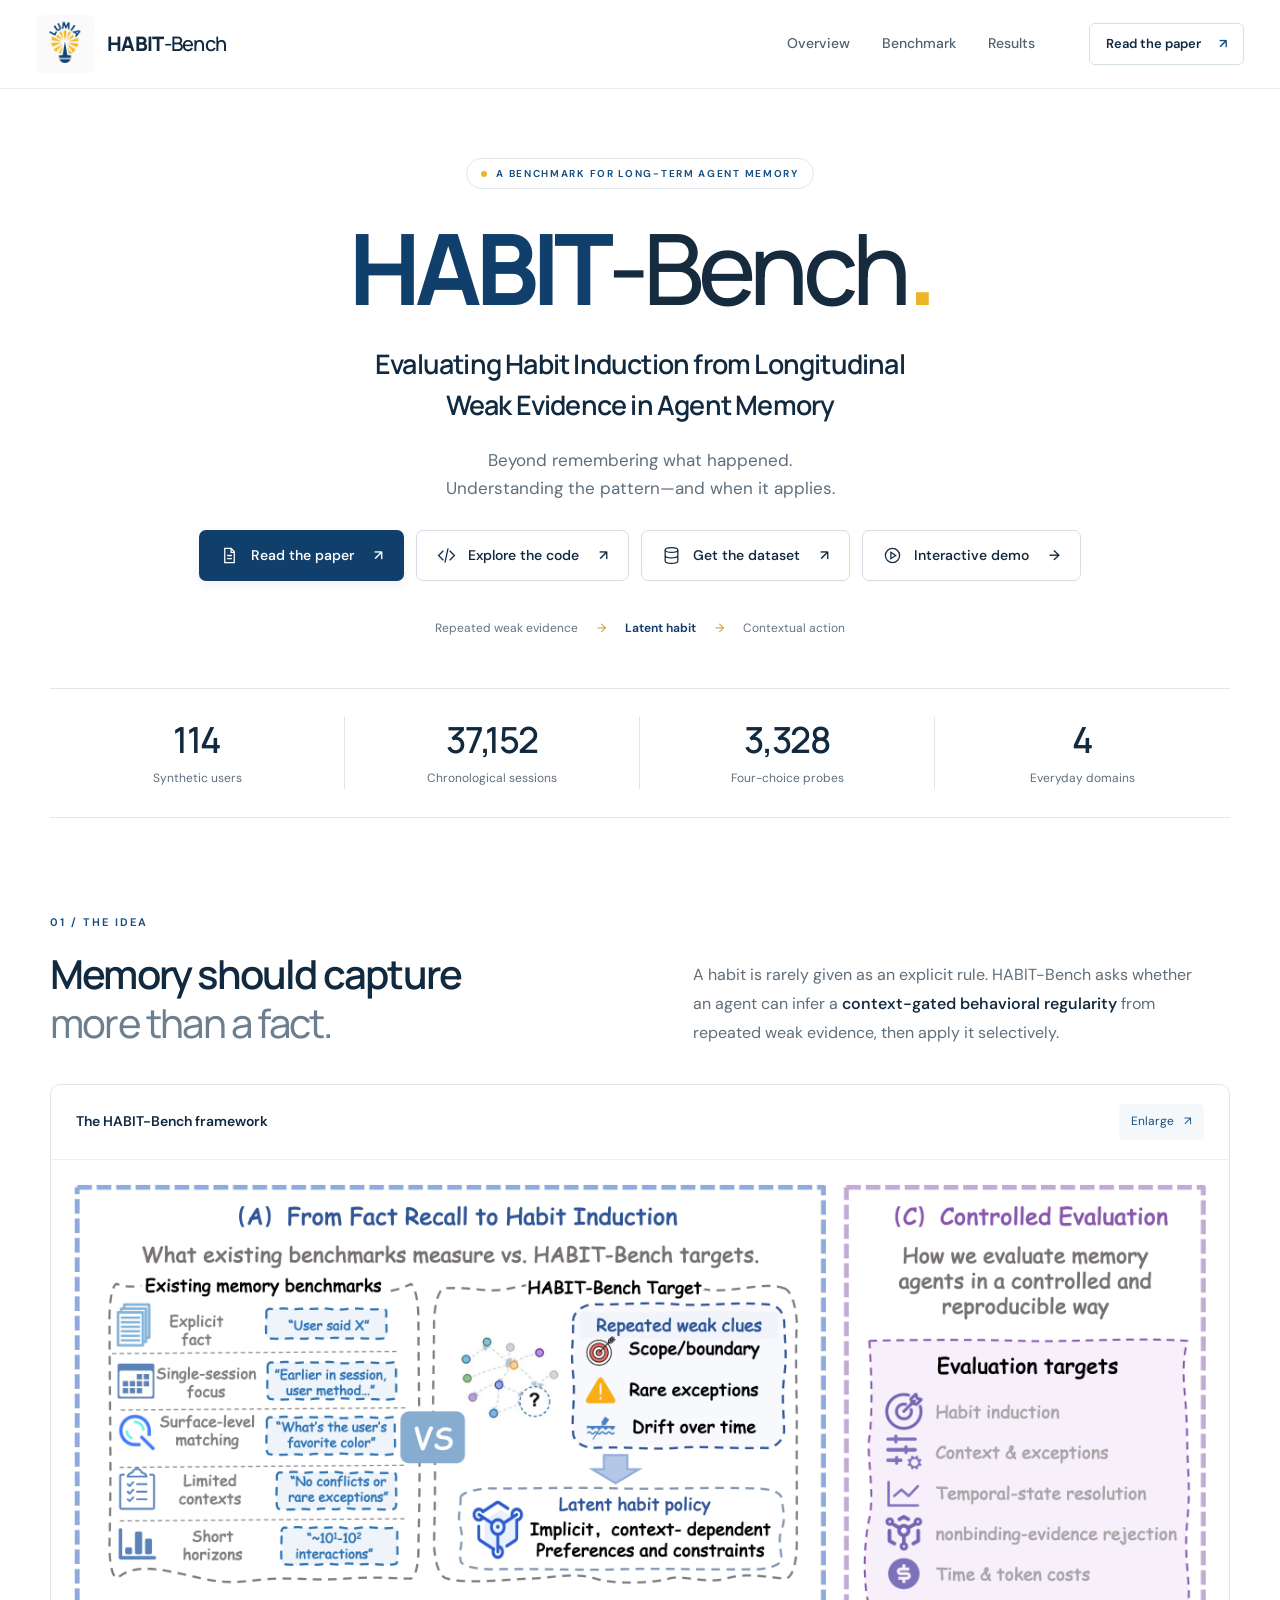
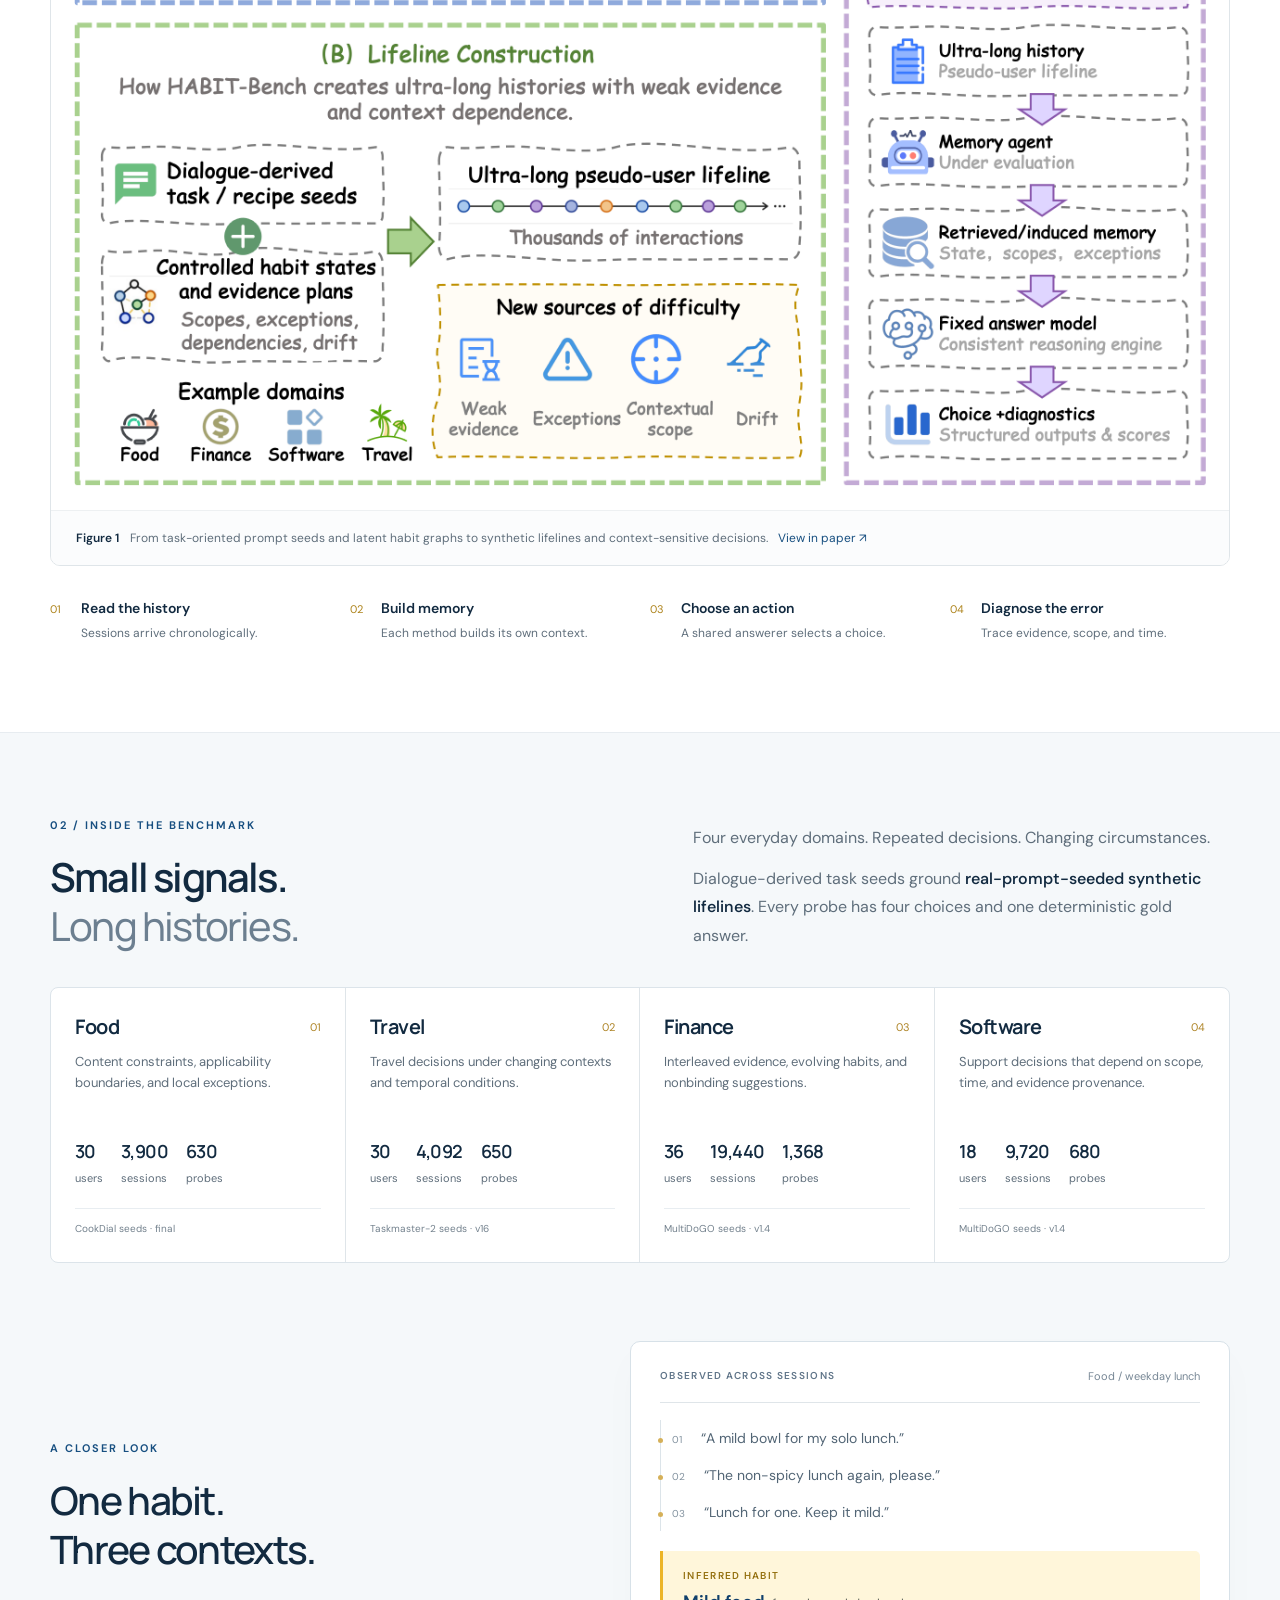
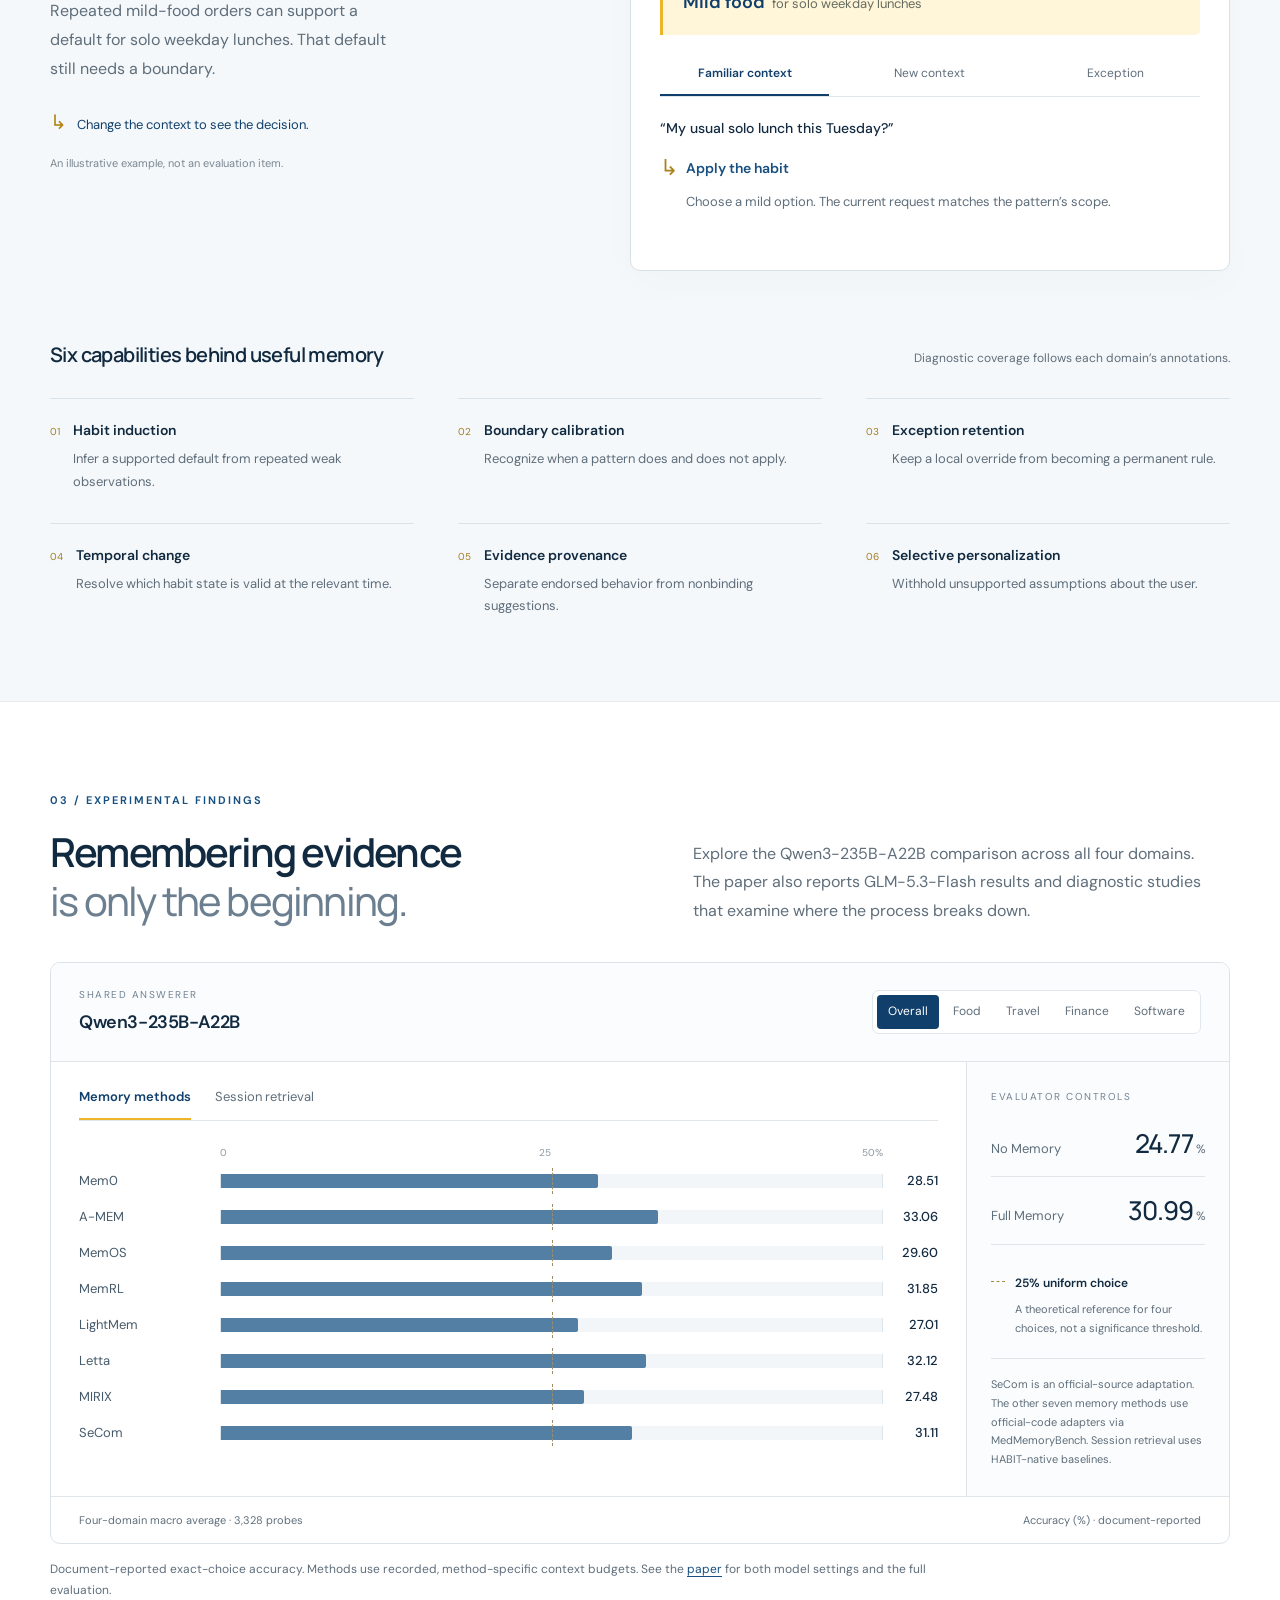
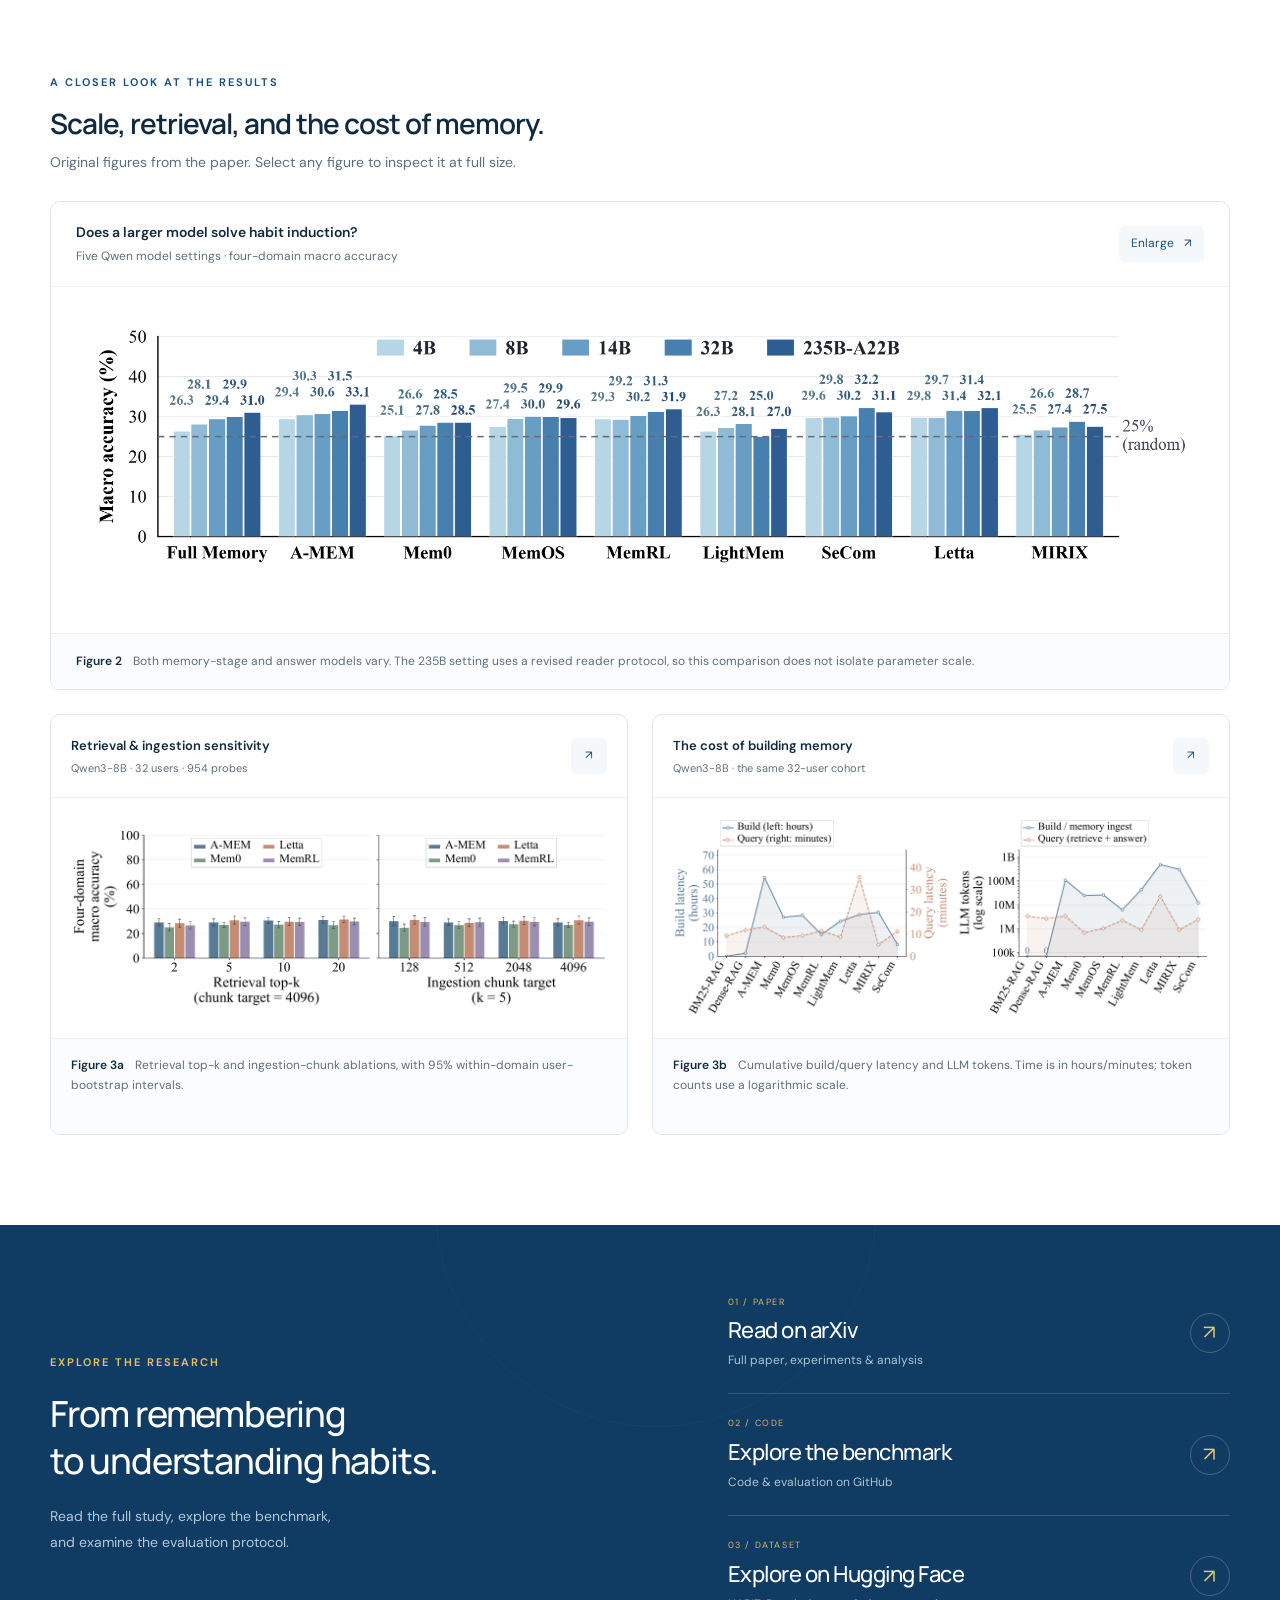
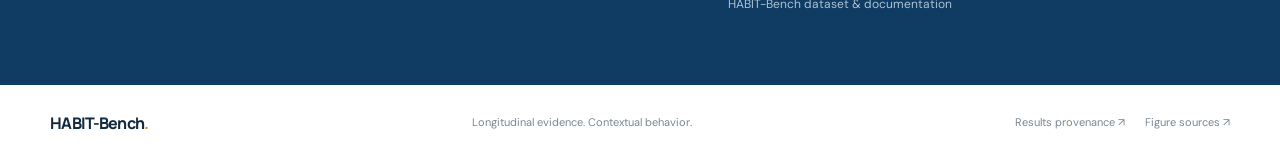
<file: index.html>
<!doctype html>
<html lang="en">
<head>
  <meta charset="utf-8">
  <meta name="viewport" content="width=device-width, initial-scale=1">
  <meta name="theme-color" content="#ffffff">
  <meta name="description" content="HABIT-Bench evaluates habit induction from longitudinal weak evidence in agent memory. Explore the benchmark, paper, and experimental findings.">
  <meta property="og:title" content="HABIT-Bench | Beyond recall. Toward habit.">
  <meta property="og:description" content="Can an agent infer a habit from repeated weak evidence—and know when it applies? A benchmark across 114 synthetic users, 37,152 sessions, and four domains.">
  <meta property="og:type" content="website">
  <meta property="og:url" content="https://hollyming.github.io/habit-bench-site/">
  <meta property="og:image" content="https://hollyming.github.io/habit-bench-site/assets/figures/framework.png">
  <title>HABIT-Bench | Beyond recall. Toward habit.</title>
  <link rel="canonical" href="https://hollyming.github.io/habit-bench-site/">
  <link rel="icon" type="image/png" href="./assets/lumia-logo.png">
  <link rel="preconnect" href="https://fonts.googleapis.com">
  <link rel="preconnect" href="https://fonts.gstatic.com" crossorigin>
  <link href="https://fonts.googleapis.com/css2?family=DM+Sans:wght@400;450;500;550;600;650;700&family=Manrope:wght@400;500;600;650;700;750;800&display=swap" rel="stylesheet">
  <link rel="stylesheet" href="./styles.css?v=20261023-dataset">
  <script src="./data.js" defer></script>
  <script src="./app.js" defer></script>
</head>
<body>
  <a class="skip-link" href="#main">Skip to content</a>
  <header class="site-header">
    <div class="header-inner">
      <a class="brand" href="#" aria-label="HABIT-Bench home"><img src="./assets/lumia-logo.png" width="58" height="58" alt="LUMIA"><span>HABIT<span class="brand-light">-Bench</span></span></a>
      <nav aria-label="Main navigation"><a href="#overview">Overview</a><a href="#benchmark">Benchmark</a><a href="#findings">Results</a></nav>
      <a class="header-link" href="https://arxiv.org/pdf/2610.24520" target="_blank" rel="noopener noreferrer">Read the paper <span aria-hidden="true">↗</span></a>
    </div>
  </header>
  <main id="main">
    <section class="hero section-shell" aria-labelledby="hero-title">
      <p class="eyebrow hero-eyebrow"><span class="status-dot" aria-hidden="true"></span> A benchmark for long-term agent memory</p>
      <h1 id="hero-title">HABIT<span>-Bench</span><span class="title-dot" aria-hidden="true">.</span></h1>
      <p class="hero-title">Evaluating Habit Induction from Longitudinal<br class="desktop-break"> Weak Evidence in Agent Memory</p>
      <p class="hero-summary">Beyond remembering what happened.<br>Understanding the pattern—and when it applies.</p>
      <div class="hero-actions">
        <a class="button primary" href="https://arxiv.org/pdf/2610.24520" target="_blank" rel="noopener noreferrer"><svg viewBox="0 0 24 24" fill="none" stroke="currentColor" stroke-width="1.6" aria-hidden="true"><path d="M6 3h8l4 4v14H6zM14 3v5h4M9 12h6M9 16h6"/></svg> Read the paper <span aria-hidden="true">↗</span></a>
        <a class="button secondary" href="https://github.com/LUMIA-Group/habit-bench" target="_blank" rel="noopener noreferrer"><svg viewBox="0 0 24 24" fill="none" stroke="currentColor" stroke-width="1.6" aria-hidden="true"><path d="m8 6-6 6 6 6m8-12 6 6-6 6M14 3l-4 18"/></svg> Explore the code <span aria-hidden="true">↗</span></a>
        <a class="button secondary" href="https://huggingface.co/datasets/hollyming/HABIT-Bench" target="_blank" rel="noopener noreferrer"><svg viewBox="0 0 24 24" fill="none" stroke="currentColor" stroke-width="1.6" aria-hidden="true"><ellipse cx="12" cy="5" rx="8" ry="3"/><path d="M4 5v14c0 1.7 3.6 3 8 3s8-1.3 8-3V5M4 12c0 1.7 3.6 3 8 3s8-1.3 8-3"/></svg> Get the dataset <span aria-hidden="true">↗</span></a>
        <a class="button secondary" href="./demo/"><svg viewBox="0 0 24 24" fill="none" stroke="currentColor" stroke-width="1.6" aria-hidden="true"><circle cx="12" cy="12" r="9"/><path d="m10 8 6 4-6 4z"/></svg> Interactive demo <span aria-hidden="true">→</span></a>
      </div>
      <div class="hero-sequence" aria-label="From repeated evidence to context-appropriate action"><span>Repeated weak evidence</span><span aria-hidden="true">→</span><span>Latent habit</span><span aria-hidden="true">→</span><span>Contextual action</span></div>
    </section>
    <section class="stats section-shell" aria-label="Dataset at a glance"><div><strong>114</strong><span>Synthetic users</span></div><div><strong>37,152</strong><span>Chronological sessions</span></div><div><strong>3,328</strong><span>Four-choice probes</span></div><div><strong>4</strong><span>Everyday domains</span></div></section>

    <section class="overview-section section-shell" id="overview" aria-labelledby="overview-title">
      <div class="section-heading split-heading"><div><p class="eyebrow">01 / The idea</p><h2 id="overview-title">Memory should capture<br><span>more than a fact.</span></h2></div><p>A habit is rarely given as an explicit rule. HABIT-Bench asks whether an agent can infer a <strong>context-gated behavioral regularity</strong> from repeated weak evidence, then apply it selectively.</p></div>
      <figure class="paper-figure framework-figure">
        <div class="figure-topline"><span class="figure-label">The HABIT-Bench framework</span><button class="figure-expand" type="button" data-figure="framework" aria-label="Enlarge the HABIT-Bench framework">Enlarge <span aria-hidden="true">↗</span></button></div>
        <button class="figure-image-button" type="button" data-figure="framework" aria-label="Open framework figure at full size"><img src="./assets/figures/framework.png" alt="HABIT-Bench framework: explicit memory versus latent habit induction, construction of synthetic lifelines from task seeds and habit graphs, and evaluation through a shared answerer." width="4884" height="3900" loading="lazy"></button>
        <figcaption><span>Figure 1</span> From task-oriented prompt seeds and latent habit graphs to synthetic lifelines and context-sensitive decisions. <a href="https://arxiv.org/pdf/2610.24520#page=4" target="_blank" rel="noopener noreferrer">View in paper ↗</a></figcaption>
      </figure>
      <div class="protocol-strip" aria-label="Evaluation protocol"><div><span>01</span><strong>Read the history</strong><p>Sessions arrive chronologically.</p></div><div><span>02</span><strong>Build memory</strong><p>Each method builds its own context.</p></div><div><span>03</span><strong>Choose an action</strong><p>A shared answerer selects a choice.</p></div><div><span>04</span><strong>Diagnose the error</strong><p>Trace evidence, scope, and time.</p></div></div>
    </section>

    <section class="benchmark-band" id="benchmark" aria-labelledby="benchmark-title"><div class="section-shell">
      <div class="section-heading split-heading"><div><p class="eyebrow">02 / Inside the benchmark</p><h2 id="benchmark-title">Small signals.<br><span>Long histories.</span></h2></div><div class="section-intro"><p>Four everyday domains. Repeated decisions. Changing circumstances.</p><p>Dialogue-derived task seeds ground <strong>real-prompt-seeded synthetic lifelines</strong>. Every probe has four choices and one deterministic gold answer.</p></div></div>
      <div class="domain-grid" id="domain-grid"></div>
      <div class="example-layout">
        <div class="example-copy"><p class="eyebrow">A closer look</p><h3>One habit.<br> Three contexts.</h3><p>Repeated mild-food orders can support a default for solo weekday lunches. That default still needs a boundary.</p><p class="example-instruction"><span aria-hidden="true">↳</span> Change the context to see the decision.</p><small>An illustrative example, not an evaluation item.</small></div>
        <div class="habit-lab" aria-label="Interactive illustration of selective habit application">
          <div class="lab-heading"><span class="micro-label">Observed across sessions</span><span class="lab-note">Food / weekday lunch</span></div>
          <ol class="evidence-timeline"><li><span>01</span><p>“A mild bowl for my solo lunch.”</p></li><li><span>02</span><p>“The non-spicy lunch again, please.”</p></li><li><span>03</span><p>“Lunch for one. Keep it mild.”</p></li></ol>
          <div class="latent-state"><span class="micro-label">Inferred habit</span><p>Mild food <span>for solo weekday lunches</span></p></div>
          <div class="scenario-control"><div class="segmented" role="group" aria-label="Example context"><button type="button" data-scenario="apply" aria-pressed="true">Familiar context</button><button type="button" data-scenario="boundary" aria-pressed="false">New context</button><button type="button" data-scenario="exception" aria-pressed="false">Exception</button></div></div>
          <div class="decision" id="decision" aria-live="polite"><p class="current-request">“My usual solo lunch this Tuesday?”</p><div class="decision-title"><span aria-hidden="true">↳</span><strong>Apply the habit</strong></div><p class="decision-explanation">Choose a mild option. The current request matches the pattern’s scope.</p></div>
        </div>
      </div>
      <div class="capabilities-header"><h3>Six capabilities behind useful memory</h3><p>Diagnostic coverage follows each domain’s annotations.</p></div>
      <div class="capability-grid">
        <article><span>01</span><div><h4>Habit induction</h4><p>Infer a supported default from repeated weak observations.</p></div></article>
        <article><span>02</span><div><h4>Boundary calibration</h4><p>Recognize when a pattern does and does not apply.</p></div></article>
        <article><span>03</span><div><h4>Exception retention</h4><p>Keep a local override from becoming a permanent rule.</p></div></article>
        <article><span>04</span><div><h4>Temporal change</h4><p>Resolve which habit state is valid at the relevant time.</p></div></article>
        <article><span>05</span><div><h4>Evidence provenance</h4><p>Separate endorsed behavior from nonbinding suggestions.</p></div></article>
        <article><span>06</span><div><h4>Selective personalization</h4><p>Withhold unsupported assumptions about the user.</p></div></article>
      </div>
    </div></section>

    <section class="section-shell findings-section" id="findings" aria-labelledby="findings-title">
      <div class="section-heading split-heading"><div><p class="eyebrow">03 / Experimental findings</p><h2 id="findings-title">Remembering evidence<br><span>is only the beginning.</span></h2></div><p>Explore the Qwen3-235B-A22B comparison across all four domains. The paper also reports GLM-5.3-Flash results and diagnostic studies that examine where the process breaks down.</p></div>
      <div id="results-panel" class="results-panel"></div>
      <p class="results-note">Document-reported exact-choice accuracy. Methods use recorded, method-specific context budgets. See the <a href="https://arxiv.org/pdf/2610.24520#page=6" target="_blank" rel="noopener noreferrer">paper</a> for both model settings and the full evaluation.</p>
      <div class="study-heading"><p class="eyebrow">A closer look at the results</p><h3>Scale, retrieval, and the cost of memory.</h3><p>Original figures from the paper. Select any figure to inspect it at full size.</p></div>
      <figure class="paper-figure scaling-figure">
        <div class="figure-topline"><div><span class="figure-label">Does a larger model solve habit induction?</span><span class="figure-subtitle">Five Qwen model settings · four-domain macro accuracy</span></div><button class="figure-expand" type="button" data-figure="scaling" aria-label="Enlarge model-size comparison">Enlarge <span aria-hidden="true">↗</span></button></div>
        <button class="figure-image-button" type="button" data-figure="scaling" aria-label="Open model-size comparison at full size"><img src="./assets/figures/model-scaling.png" alt="Grouped bar chart of four-domain macro accuracy for memory methods and the Full Memory control across five Qwen model settings; the dashed line indicates 25 percent uniform random choice." width="3840" height="1005" loading="lazy"></button>
        <figcaption><span>Figure 2</span> Both memory-stage and answer models vary. The 235B setting uses a revised reader protocol, so this comparison does not isolate parameter scale.</figcaption>
      </figure>
      <div class="study-grid">
        <figure class="paper-figure"><div class="figure-topline"><div><span class="figure-label">Retrieval & ingestion sensitivity</span><span class="figure-subtitle">Qwen3-8B · 32 users · 954 probes</span></div><button class="figure-expand" type="button" data-figure="sensitivity" aria-label="Enlarge retrieval and ingestion sensitivity">↗</button></div><button class="figure-image-button" type="button" data-figure="sensitivity" aria-label="Open retrieval sensitivity figure at full size"><img src="./assets/figures/retrieval-sensitivity.png" alt="Retrieval top-k and ingestion-chunk ablations, reporting four-domain macro accuracy with 95 percent within-domain user-bootstrap intervals." width="2200" height="752" loading="lazy"></button><figcaption><span>Figure 3a</span> Retrieval top-k and ingestion-chunk ablations, with 95% within-domain user-bootstrap intervals.</figcaption></figure>
        <figure class="paper-figure"><div class="figure-topline"><div><span class="figure-label">The cost of building memory</span><span class="figure-subtitle">Qwen3-8B · the same 32-user cohort</span></div><button class="figure-expand" type="button" data-figure="efficiency" aria-label="Enlarge memory cost analysis">↗</button></div><button class="figure-image-button" type="button" data-figure="efficiency" aria-label="Open memory cost figure at full size"><img src="./assets/figures/efficiency.png" alt="Cumulative memory build and query latency and LLM token usage across memory methods on a shared 32-user cohort." width="2200" height="828" loading="lazy"></button><figcaption><span>Figure 3b</span> Cumulative build/query latency and LLM tokens. Time is in hours/minutes; token counts use a logarithmic scale.</figcaption></figure>
      </div>
    </section>

    <section class="resources-section" id="resources" aria-labelledby="resources-title"><div class="section-shell resources-inner"><div><p class="eyebrow">Explore the research</p><h2 id="resources-title">From remembering<br> to understanding habits.</h2><p>Read the full study, explore the benchmark,<br class="desktop-break"> and examine the evaluation protocol.</p></div><div class="resource-list"><a href="https://arxiv.org/pdf/2610.24520" target="_blank" rel="noopener noreferrer"><span><small>01 / PAPER</small><strong>Read on arXiv</strong><span>Full paper, experiments & analysis</span></span><span class="resource-arrow" aria-hidden="true">↗</span></a><a href="https://github.com/LUMIA-Group/habit-bench" target="_blank" rel="noopener noreferrer"><span><small>02 / CODE</small><strong>Explore the benchmark</strong><span>Code & evaluation on GitHub</span></span><span class="resource-arrow" aria-hidden="true">↗</span></a><a href="https://huggingface.co/datasets/hollyming/HABIT-Bench" target="_blank" rel="noopener noreferrer"><span><small>03 / DATASET</small><strong>Explore on Hugging Face</strong><span>HABIT-Bench dataset & documentation</span></span><span class="resource-arrow" aria-hidden="true">↗</span></a></div></div></section>
  </main>
  <footer class="site-footer section-shell"><a class="footer-brand" href="#">HABIT-Bench<span>.</span></a><p>Longitudinal evidence. Contextual behavior.</p><div><a href="./evidence.json">Results provenance ↗</a><a href="./figure-provenance.json">Figure sources ↗</a></div></footer>
  <dialog class="figure-dialog" id="figure-dialog" aria-labelledby="dialog-title"><div class="dialog-heading"><h2 id="dialog-title">Paper figure</h2><div><a id="figure-original" href="./assets/figures/framework.png" target="_blank" rel="noopener noreferrer">Open original ↗</a><button type="button" class="dialog-close" aria-label="Close enlarged figure">×</button></div></div><div class="dialog-image-wrap"><img id="dialog-image" alt=""></div><p id="dialog-caption"></p></dialog>
</body>
</html>
</file>
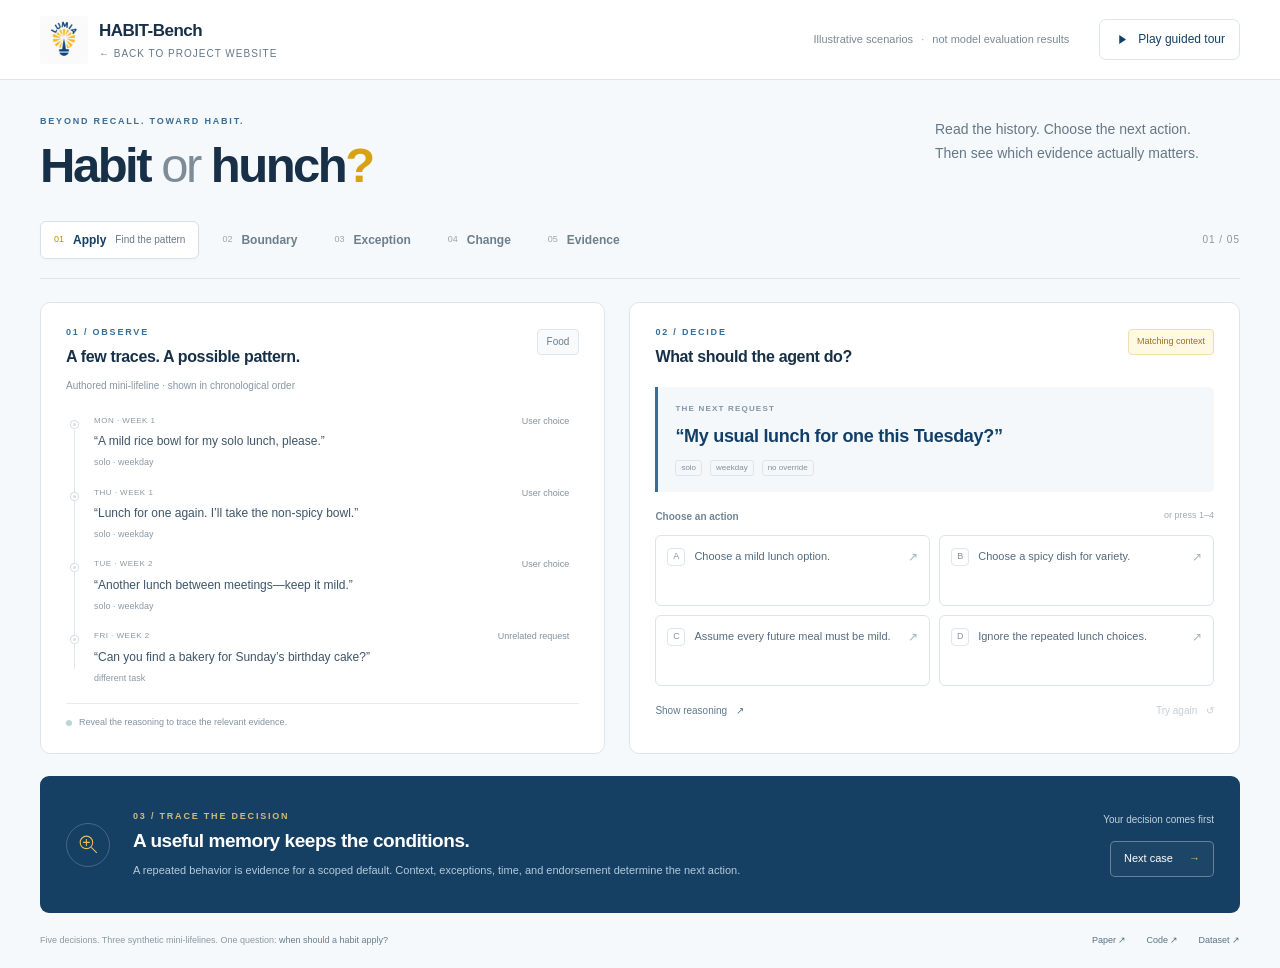
<file: demo/index.html>
<!doctype html>
<html lang="en">
<head>
  <meta charset="utf-8">
  <meta name="viewport" content="width=device-width, initial-scale=1">
  <meta name="theme-color" content="#f7f9fb">
  <meta name="description" content="An interactive illustration of habit induction, context, exceptions, temporal change, and evidence provenance in HABIT-Bench.">
  <title>Habit or Hunch? | HABIT-Bench interactive demo</title>
  <link rel="icon" href="./assets/lumia-logo.png" type="image/png">
  <link rel="stylesheet" href="./styles.css">
  <script src="./scenarios.js" defer></script>
  <script src="./app.js" defer></script>
</head>
<body>
  <a class="skip-link" href="#challenge">Skip to the challenge</a>
  <header class="topbar">
    <a class="brand" href="../"><img src="./assets/lumia-logo.png" alt="LUMIA" width="52" height="52"><span>HABIT-Bench<span class="brand-sub">← Back to project website</span></span></a>
    <p class="disclosure">Illustrative scenarios <span>·</span> not model evaluation results</p>
    <button class="tour-button" id="tour-button" type="button"><svg viewBox="0 0 20 20" aria-hidden="true"><path d="m7 4 9 6-9 6z"/></svg><span>Play guided tour</span></button>
  </header>
  <main class="shell">
    <section class="intro" aria-labelledby="page-title"><div><p class="eyebrow">BEYOND RECALL. TOWARD HABIT.</p><h1 id="page-title">Habit <span>or</span> hunch<span class="gold">?</span></h1></div><div class="intro-right"><p>Read the history. Choose the next action.<br>Then see which evidence actually matters.</p><span class="tour-status" id="tour-status" role="status"></span></div></section>
    <nav class="scene-nav" aria-label="Illustrative scenario"><div id="scene-buttons"></div><span class="scene-counter" id="scene-counter">01 / 05</span></nav>
    <section class="workspace" id="challenge" aria-label="Evidence and decision challenge">
      <section class="history-panel" aria-labelledby="history-title"><div class="panel-heading"><div><p class="eyebrow">01 / OBSERVE</p><h2 id="history-title">A few traces. A possible pattern.</h2></div><span class="domain-pill" id="domain-label">Food</span></div><p class="history-note">Authored mini-lifeline · shown in chronological order</p><ol class="timeline" id="timeline"></ol><div class="history-legend"><span class="legend-dot"></span><span id="legend-copy">Reveal the reasoning to trace the relevant evidence.</span></div></section>
      <section class="decision-panel" aria-labelledby="request-title"><div class="panel-heading"><div><p class="eyebrow">02 / DECIDE</p><h2 id="request-title">What should the agent do?</h2></div><span class="context-badge" id="context-badge">Matching context</span></div><div class="current-request"><span class="request-label">THE NEXT REQUEST</span><p id="request-text"></p><div class="request-tags" id="request-tags"></div></div><p class="choose-label">Choose an action <span>or press 1–4</span></p><div class="choices" id="choices" aria-label="Four possible actions"></div><div class="decision-controls"><button type="button" class="text-button" id="reveal-button">Show reasoning <span aria-hidden="true">↗</span></button><button type="button" class="text-button" id="reset-button">Try again <span aria-hidden="true">↺</span></button></div></section>
    </section>
    <section class="lens-panel" id="lens-panel" aria-labelledby="lens-title" aria-live="polite"><div class="lens-icon" aria-hidden="true"><svg viewBox="0 0 36 36" fill="none" stroke="currentColor" stroke-width="1.6"><circle cx="15" cy="15" r="9"/><path d="m22 22 8 8M10 15h10M15 10v10"/></svg></div><div class="lens-copy"><p class="eyebrow" id="lens-kicker">03 / TRACE THE DECISION</p><h2 id="lens-title">A useful memory keeps the conditions.</h2><p id="lens-text">A repeated behavior is evidence for a scoped default. Context, exceptions, time, and endorsement determine the next action.</p></div><div class="lens-action"><span id="decision-tag">Your decision comes first</span><button type="button" id="next-button">Next case <span aria-hidden="true">→</span></button></div></section>
    <footer><p>Five decisions. Three synthetic mini-lifelines. One question: <strong>when should a habit apply?</strong></p><div><a href="https://arxiv.org/pdf/2610.24520" target="_blank" rel="noopener noreferrer">Paper ↗</a><a href="https://github.com/LUMIA-Group/habit-bench" target="_blank" rel="noopener noreferrer">Code ↗</a><a href="https://huggingface.co/datasets/hollyming/HABIT-Bench" target="_blank" rel="noopener noreferrer">Dataset ↗</a></div></footer>
  </main>
</body>
</html>
</file>
<file: styles.css>
:root{color-scheme:light;--ink:#122a40;--navy:#103f6b;--blue:#174f80;--muted:#5f6e7b;--gold:#ecb427;--gold-soft:#fff6da;--line:#dfe5e9;--wash:#f5f8fa;--sans:'DM Sans',Arial,sans-serif;--display:'Manrope',Arial,sans-serif}
*{box-sizing:border-box}html{scroll-behavior:smooth;scroll-padding-top:108px}body{margin:0;background:#fff;color:var(--ink);font:16px/1.65 var(--sans);-webkit-font-smoothing:antialiased}body.dialog-open{overflow:hidden}a{color:inherit;text-decoration:none}button{font:inherit;cursor:pointer}a,button{-webkit-tap-highlight-color:transparent}a:focus-visible,button:focus-visible{outline:3px solid #b88300;outline-offset:5px}::selection{background:#f7d875;color:#102d49}h1,h2,h3,h4,p{margin:0}img{display:block;max-width:100%}button svg{pointer-events:none}.section-shell{width:min(1180px,calc(100% - 96px));margin-inline:auto}.skip-link{position:fixed;top:-100px;left:20px;padding:12px 20px;background:var(--navy);color:white;z-index:100}.skip-link:focus{top:16px}
.site-header{position:sticky;top:0;z-index:20;background:#fffffff2;backdrop-filter:blur(15px);border-bottom:1px solid #e8ecef}.header-inner{width:min(1320px,calc(100% - 72px));height:88px;margin:auto;display:flex;align-items:center;gap:32px}.brand{display:flex;align-items:center;gap:13px;font:800 20px/1.2 var(--display);letter-spacing:-.7px;white-space:nowrap}.brand img{width:58px;height:58px;object-fit:contain}.brand-light{font-weight:550}.site-header nav{display:flex;gap:32px;margin-left:auto;font-size:14px;color:#506170;font-weight:500}.site-header nav a{padding-block:12px}.site-header nav a:hover,.site-footer a:hover{color:#a06e00}.header-link{margin-left:22px;border:1px solid #d5dfe6;padding:9px 16px;border-radius:6px;font-size:13px;font-weight:600;white-space:nowrap}.header-link span{margin-left:15px;color:var(--blue)}.header-link:hover{background:var(--wash)}
.hero{text-align:center;padding-top:69px;padding-bottom:49px;position:relative}.eyebrow{text-transform:uppercase;font-size:11px;letter-spacing:2px;font-weight:650;color:var(--blue);line-height:1.5;margin-bottom:20px}.hero-eyebrow{display:inline-flex;align-items:center;gap:9px;font-size:10px;letter-spacing:1.7px;border:1px solid #e1e7eb;border-radius:30px;padding:7px 14px;margin-bottom:21px}.status-dot{height:6px;width:6px;border-radius:50%;background:var(--gold)}h1{font:750 clamp(64px,7.7vw,104px)/1.17 var(--display);letter-spacing:-6px;color:var(--navy);margin-bottom:19px}h1>span:not(.title-dot){color:#162b3e;font-weight:500}.title-dot{color:var(--gold);margin-left:1px}.hero-title{font:600 clamp(20px,2.1vw,28px)/1.5 var(--display);letter-spacing:-.8px}.hero-summary{font-size:17px;line-height:1.65;color:var(--muted);margin-top:21px}.hero-actions{display:flex;flex-wrap:wrap;justify-content:center;align-items:center;gap:12px;margin-top:28px}.button{display:inline-flex;align-items:center;justify-content:center;gap:12px;border:1px solid transparent;border-radius:7px;padding:13px 20px;font-size:14px;font-weight:550;min-height:49px;transition:background .2s,transform .2s}.button svg{height:19px;width:19px}.button>span{margin-left:8px}.primary{background:var(--navy);color:white;box-shadow:0 4px 10px #173d5e12}.primary:hover{background:#185587;transform:translateY(-2px)}.secondary{border-color:#d5dee6;color:var(--ink);background:white}.secondary:hover{background:var(--wash);transform:translateY(-2px)}.hero-sequence{display:flex;align-items:center;justify-content:center;gap:19px;font-size:12px;color:#607487;margin-top:38px}.hero-sequence>span:nth-child(2n){color:#c79522}.hero-sequence>span:nth-child(3){color:var(--navy);font-weight:650}.stats{display:grid;grid-template-columns:repeat(4,1fr);border-block:1px solid var(--line);padding:28px 0}.stats>div{text-align:center;border-right:1px solid var(--line)}.stats>div:last-child{border:0}.stats strong{font:550 36px/1.3 var(--display);letter-spacing:-1.3px;display:block}.stats span{font-size:12px;color:var(--muted);display:block;margin-top:5px}
.overview-section{padding-block:96px 88px}.section-heading{margin-bottom:36px}.split-heading{display:grid;grid-template-columns:1.05fr 1fr;gap:80px;align-items:end}.section-heading h2{font:600 40px/1.22 var(--display);letter-spacing:-1.8px}.section-heading h2 span{color:#6c7f90;font-weight:450}.split-heading>p,.section-intro{color:var(--muted);font-size:16px;line-height:1.8;max-width:520px}.split-heading strong{font-weight:550;color:var(--ink)}.section-intro p+p{margin-top:12px}.paper-figure{margin:0;border:1px solid var(--line);border-radius:10px;overflow:hidden;background:white}.figure-topline{padding:19px 25px;display:flex;justify-content:space-between;align-items:center;gap:20px;border-bottom:1px solid #edf0f2}.figure-label{display:block;font-size:14px;font-weight:600}.figure-subtitle{display:block;font-size:12px;color:var(--muted);margin-top:3px}.figure-expand{color:var(--blue);border:0;background:var(--wash);border-radius:5px;padding:7px 12px;font-size:12px;white-space:nowrap;min-width:36px;min-height:36px}.figure-expand span{margin-left:7px}.figure-expand:hover{background:#e8eff4}.figure-image-button{display:block;border:0;background:white;padding:23px;width:100%;cursor:zoom-in}.figure-image-button img{width:100%;height:auto}.paper-figure figcaption{font-size:12px;line-height:1.7;color:var(--muted);padding:17px 25px;border-top:1px solid #edf0f2;background:#fbfcfd}.paper-figure figcaption>span{font-weight:600;color:var(--ink);margin-right:8px}.paper-figure figcaption a{color:var(--blue);white-space:nowrap;margin-left:7px}.paper-figure figcaption a:hover{text-decoration:underline}.protocol-strip{display:grid;grid-template-columns:repeat(4,1fr);gap:20px;margin-top:31px}.protocol-strip>div{position:relative;padding-left:31px}.protocol-strip>div>span{position:absolute;left:0;font-size:11px;color:#ad831b;top:3px}.protocol-strip strong{font-weight:600;font-size:14px;display:block}.protocol-strip p{font-size:12px;color:var(--muted);margin-top:4px}
.benchmark-band{background:var(--wash);border-block:1px solid #e7ecf0;padding-block:84px}.domain-grid{display:grid;grid-template-columns:repeat(4,1fr);border:1px solid #dce4ea;border-radius:8px;background:white;overflow:hidden}.domain{padding:24px;border-right:1px solid var(--line)}.domain:last-child{border:0}.domain-top{display:flex;align-items:center;justify-content:space-between;gap:10px}.domain h3{font:650 20px/1.5 var(--display);letter-spacing:-.5px}.domain-number{font-size:11px;color:#ae8426}.domain>p{font-size:13px;color:var(--muted);line-height:1.6;margin-top:10px;min-height:64px}.domain-counts{display:flex;gap:18px;margin-top:23px}.domain-counts strong{display:block;font:600 18px/1.4 var(--display);letter-spacing:-.6px}.domain-counts span{font-size:11px;color:var(--muted)}.domain-source{font-size:10px;color:#73818d;border-top:1px solid #e8edf1;margin-top:18px;padding-top:12px}.example-layout{display:grid;grid-template-columns:1fr 1.25fr;gap:100px;margin-top:78px;align-items:center}.example-copy h3{font:550 39px/1.25 var(--display);letter-spacing:-1.7px;margin-bottom:23px}.example-copy>p:not(.eyebrow){font-size:16px;color:var(--muted);max-width:340px;line-height:1.8}.example-copy .example-instruction{margin-top:21px;color:var(--navy)!important;font-size:13px!important}.example-instruction span{color:#b28614;font-size:20px;margin-right:7px}.example-copy small{display:block;font-size:11px;color:#7a8792;margin-top:14px}.habit-lab{border:1px solid #d7e1e8;border-radius:10px;background:#fff;padding:25px 29px;box-shadow:0 15px 40px #153d5c05}.lab-heading{display:flex;align-items:center;justify-content:space-between;gap:20px;border-bottom:1px solid var(--line);padding-bottom:17px}.micro-label{text-transform:uppercase;font-size:10px;letter-spacing:1.3px;font-weight:600;color:#607589;display:block}.lab-note{font-size:11px;color:#778795}.evidence-timeline{margin:17px 0 20px;padding:0;list-style:none}.evidence-timeline li{display:flex;align-items:baseline;gap:19px;padding:7px 0 7px 11px;position:relative;border-left:1px solid #dce4e9}.evidence-timeline li:before{content:'';height:5px;width:5px;background:#d5b059;position:absolute;left:-3px;top:18px;border-radius:50%}.evidence-timeline li>span{font-size:10px;color:#81919e}.evidence-timeline p{font-size:14px;color:#526575}.latent-state{padding:17px 20px;background:var(--gold-soft);border-left:3px solid var(--gold);border-radius:0 5px 5px 0}.latent-state .micro-label{color:#94700f}.latent-state p{font-size:18px;font-weight:600;color:var(--navy);margin-top:3px}.latent-state p span{font-size:13px;font-weight:400;margin-left:3px;color:#666b60}.scenario-control{margin-top:21px}.segmented{display:flex;border-bottom:1px solid var(--line);gap:16px}.segmented button{flex:1;padding:8px 1px 11px;white-space:nowrap;border:0;border-bottom:2px solid transparent;font-size:12px;color:var(--muted);background:transparent}.segmented button[aria-pressed=true]{border-color:var(--navy);color:var(--navy);font-weight:600}.segmented button:hover{color:var(--blue)}.decision{padding-top:20px;min-height:148px}.current-request{font-size:14px;font-weight:500;margin-bottom:10px}.decision-title{display:flex;align-items:center;gap:8px;font-size:14px;color:var(--blue)}.decision-title>span{color:#ac841e;font-size:22px}.decision-title strong{font-weight:600}.decision-explanation{font-size:13px;color:var(--muted);margin:4px 0 0 26px;line-height:1.65}.capabilities-header{margin:69px 0 28px;display:flex;justify-content:space-between;gap:20px;align-items:baseline}.capabilities-header h3{font:600 20px/1.5 var(--display);letter-spacing:-.6px}.capabilities-header p{font-size:12px;color:var(--muted)}.capability-grid{display:grid;grid-template-columns:repeat(3,1fr);gap:30px 44px}.capability-grid article{display:flex;gap:13px;border-top:1px solid #dae3ea;padding-top:20px}.capability-grid article>span{font-size:10px;color:#a27c20;line-height:25px}.capability-grid h4{font-size:14px;font-weight:600;margin-bottom:6px}.capability-grid p{font-size:13px;color:var(--muted);line-height:1.7}
.findings-section{padding-block:90px}.results-panel{border:1px solid #dbe3e9;border-radius:10px;overflow:hidden;background:white}.results-toolbar{display:flex;justify-content:space-between;align-items:center;gap:24px;padding:24px 28px;border-bottom:1px solid var(--line);background:#fafcfd}.chart-eyebrow{font-size:10px;letter-spacing:1.5px;color:#718292;margin-bottom:4px}.results-toolbar h3{font-size:18px;font-weight:600;letter-spacing:-.4px}.domain-select{display:flex;gap:3px;padding:4px;border:1px solid #e0e7ed;border-radius:7px;background:white}.domain-select button{border:0;background:transparent;color:var(--muted);padding:7px 11px;font-size:12px;border-radius:4px}.domain-select button[aria-pressed=true]{background:var(--navy);color:white}.domain-select button:hover:not([aria-pressed=true]){background:#edf3f7}.chart-layout{display:grid;grid-template-columns:1fr 263px}.chart-main{padding:24px 28px 28px;min-width:0}.group-select{display:flex;gap:24px;border-bottom:1px solid var(--line);margin-bottom:24px}.group-select button{border:0;border-bottom:2px solid transparent;background:none;font-size:13px;color:var(--muted);padding:0 0 10px}.group-select button[aria-pressed=true]{border-bottom-color:var(--gold);color:var(--navy);font-weight:600}.chart-axis{display:flex;justify-content:space-between;margin:0 55px 8px 141px;font-size:10px;color:#8c98a2}.chart-rows{display:grid;gap:12px;min-height:283px;align-content:start}.chart-row{display:grid;grid-template-columns:128px 1fr 42px;gap:13px;align-items:center;min-height:24px}.method-label{font-size:13px;color:#465a6a;line-height:1.4}.bar-track{position:relative;height:14px;border-inline:1px solid #dce5eb;background:#f3f6f8}.bar-track:after{content:'';position:absolute;left:50%;top:-6px;bottom:-6px;border-left:1px dashed #9b8d6b}.chart-bar{display:block;height:100%;background:#527fa3;border-radius:0 2px 2px 0;transition:width .3s}.chart-row:hover .chart-bar{background:var(--navy)}.score{font-size:13px;font-variant-numeric:tabular-nums;font-weight:500;text-align:right}.chart-aside{background:#fafcfd;border-left:1px solid var(--line);padding:27px 24px}.control-result{display:flex;justify-content:space-between;align-items:baseline;gap:10px;padding:15px 0;border-bottom:1px solid var(--line)}.control-result>span{font-size:13px;color:var(--muted)}.control-result strong{font:500 26px/1.4 var(--display);letter-spacing:-1px}.control-result small{font:400 12px var(--sans);margin-left:3px;color:var(--muted)}.reference-note{margin-top:24px;padding-left:24px;position:relative}.dashed-key{position:absolute;width:14px;left:0;top:12px;border-top:1px dashed #a98b44}.reference-note strong{font-size:12px;font-weight:600}.reference-note p,.adaptation-note{font-size:11px;color:var(--muted);line-height:1.7;margin-top:5px}.adaptation-note{border-top:1px solid var(--line);margin-top:21px;padding-top:16px}.chart-footer{display:flex;justify-content:space-between;gap:15px;padding:14px 28px;border-top:1px solid var(--line);font-size:11px;color:var(--muted)}.results-note{font-size:12px;color:var(--muted);line-height:1.8;margin-top:15px;max-width:930px}.results-note a{color:var(--blue);text-decoration:underline;text-underline-offset:3px}.study-heading{margin:72px 0 27px}.study-heading .eyebrow{margin-bottom:13px}.study-heading h3{font:600 28px/1.4 var(--display);letter-spacing:-1px}.study-heading>p:last-child{font-size:14px;color:var(--muted);margin-top:8px}.study-grid{display:grid;grid-template-columns:1fr 1fr;gap:24px;margin-top:24px}.study-grid .paper-figure{display:flex;flex-direction:column}.study-grid .figure-topline{padding:20px}.study-grid .figure-label{font-size:13px}.study-grid .figure-subtitle{font-size:11px}.study-grid .figure-image-button{padding:18px;flex:1;display:flex;align-items:center}.study-grid figcaption{padding:16px 20px;min-height:96px}.scaling-figure .figure-image-button{padding:26px}
.resources-section{background:#103c63;color:white;padding-block:70px;position:relative;overflow:hidden}.resources-section:after{position:absolute;content:'';width:440px;height:440px;border-radius:50%;border:1px solid #ffffff07;top:-240px;left:34%;pointer-events:none}.resources-inner{display:grid;grid-template-columns:1.15fr 1fr;gap:100px;align-items:center}.resources-section .eyebrow{color:#e6bf5b}.resources-section h2{font:500 36px/1.3 var(--display);letter-spacing:-1.2px}.resources-section p:not(.eyebrow){font-size:14px;color:#b4c7d7;line-height:1.8;margin-top:20px}.resource-list>a{display:flex;align-items:center;justify-content:space-between;gap:25px;padding:22px 0;border-bottom:1px solid #ffffff25}.resource-list>a:first-child{padding-top:0}.resource-list>a:last-child{padding-bottom:0;border:0}.resource-list small{display:block;font-size:9px;letter-spacing:1.6px;color:#d9b759;margin-bottom:5px}.resource-list strong{display:block;font:500 22px/1.5 var(--display);letter-spacing:-.5px}.resource-list a>span>span{display:block;font-size:12px;color:#acc2d3;margin-top:4px}.resource-arrow{display:flex;align-items:center;justify-content:center;border:1px solid #ffffff35;border-radius:50%;width:40px;height:40px;font-size:20px;color:#e2c36e;transition:background .2s}.resource-list>a:hover .resource-arrow{background:#ffffff15}.site-footer{display:flex;align-items:center;justify-content:space-between;gap:24px;padding-block:27px;color:#788692;font-size:11px}.footer-brand{font:750 16px var(--display);letter-spacing:-.7px;color:var(--ink)}.footer-brand span{color:#c69418}.site-footer>div{display:flex;gap:20px}.site-footer p{font-size:11px}
.figure-dialog{border:1px solid #d7e2ea;border-radius:12px;padding:0;width:min(1500px,94vw);max-height:94vh;color:var(--ink);box-shadow:0 30px 120px #001a2d55;background:white}.figure-dialog::backdrop{background:#071d35bb;backdrop-filter:blur(5px)}.dialog-heading{display:flex;justify-content:space-between;align-items:center;gap:24px;padding:15px 22px;border-bottom:1px solid var(--line);position:sticky;top:0;background:#fffffff5}.dialog-heading h2{font:600 16px var(--display)}.dialog-heading>div{display:flex;align-items:center;gap:20px}.dialog-heading a{font-size:12px;color:var(--blue);white-space:nowrap}.dialog-close{width:36px;height:36px;border:0;border-radius:5px;background:var(--wash);font-size:26px;color:var(--navy);line-height:1}.dialog-image-wrap{padding:20px;overflow:auto}.dialog-image-wrap img{margin:auto;width:auto;max-width:100%;height:auto;max-height:72vh;object-fit:contain}.figure-dialog>p{font-size:12px;color:var(--muted);padding:0 22px 20px}.sr-only{position:absolute;width:1px;height:1px;margin:-1px;padding:0;overflow:hidden;clip:rect(0,0,0,0);white-space:nowrap;border:0}
@media(min-width:1500px){.hero{padding-top:85px;padding-bottom:60px}.hero h1{font-size:112px}.hero-summary{margin-top:23px}.hero-sequence{margin-top:45px}}
@media(max-width:1100px){.section-shell{width:calc(100% - 64px)}.split-heading{gap:45px}.section-heading h2{font-size:36px}.domain{padding:20px}.domain-counts{gap:12px}.domain>p{min-height:84px}.example-layout{gap:60px}.chart-layout{grid-template-columns:1fr 240px}.chart-main{padding-inline:22px}.chart-aside{padding-inline:20px}.domain-select button{padding-inline:9px}.resources-inner{gap:70px}.domain-counts strong{font-size:17px}.study-grid .figure-label{font-size:12px}}
@media(max-width:850px){.header-inner{width:calc(100% - 48px);gap:22px}.site-header nav{gap:20px;font-size:13px}.header-link{margin-left:0}.brand{font-size:17px;gap:7px}.brand img{width:50px;height:50px}.hero{padding-top:55px}.hero h1{font-size:76px;letter-spacing:-4px}.hero-title{font-size:23px}.split-heading{gap:30px;grid-template-columns:1fr}.split-heading>p,.section-intro{max-width:690px}.section-heading h2{font-size:39px}.overview-section,.findings-section{padding-block:66px}.benchmark-band{padding-block:65px}.protocol-strip{grid-template-columns:1fr 1fr;gap:22px}.domain-grid{grid-template-columns:1fr 1fr}.domain:nth-child(2){border-right:0}.domain:nth-child(-n+2){border-bottom:1px solid var(--line)}.domain>p{min-height:44px}.domain-counts{gap:27px}.domain-source{font-size:11px}.example-layout{grid-template-columns:1fr 1.3fr;gap:30px;margin-top:58px}.example-copy h3{font-size:33px}.example-copy>p:not(.eyebrow){font-size:14px}.habit-lab{padding:20px}.latent-state p span{display:block;margin:1px 0 0}.lab-note{display:none}.evidence-timeline p{font-size:12px}.evidence-timeline li{gap:10px}.segmented{gap:10px}.segmented button{font-size:11px}.decision{min-height:180px}.capabilities-header{display:block;margin-top:52px}.capabilities-header p{margin-top:8px}.capability-grid{grid-template-columns:1fr 1fr}.results-toolbar{align-items:flex-start;flex-direction:column;gap:18px}.chart-layout{grid-template-columns:1fr}.chart-aside{border-left:0;border-top:1px solid var(--line);display:grid;grid-template-columns:1fr 1fr;gap:8px 32px}.chart-aside>.chart-eyebrow{grid-column:1/-1}#control-data{grid-row:2/4}.reference-note{margin-top:0}.adaptation-note{margin-top:5px;padding-top:10px}.study-grid{gap:18px}.study-grid .figure-topline{padding:15px;gap:9px}.study-grid .figure-subtitle{font-size:10px}.study-grid .figure-expand{padding:5px 9px}.study-grid .figure-image-button{padding:10px}.study-grid figcaption{font-size:11px;padding:15px}.resources-inner{gap:35px}.resources-section h2{font-size:30px}.resource-list strong{font-size:20px}.site-footer{flex-wrap:wrap}.site-footer>p{display:none}}
@media(max-width:600px){html{scroll-padding-top:86px}.section-shell{width:calc(100% - 40px)}.header-inner{width:calc(100% - 32px);height:74px;gap:12px}.brand{font-size:16px;gap:6px;letter-spacing:-.6px}.brand img{width:46px;height:46px}.site-header nav{display:none}.header-link{margin-left:auto;font-size:11px;padding:8px 10px}.header-link span{margin-left:7px}.hero{padding:42px 0 33px}.hero-eyebrow{font-size:8px;letter-spacing:1.1px;padding:7px 10px;margin-bottom:19px}.hero h1{font-size:clamp(43px,10.9vw,65px);letter-spacing:-2.8px;margin-bottom:18px}.hero-title{font-size:20px;letter-spacing:-.5px;line-height:1.55}.desktop-break{display:none}.hero-summary{font-size:14px;margin-top:19px}.hero-actions{gap:9px;margin-top:25px}.button{font-size:12px;padding:11px 12px;gap:8px;min-height:46px}.button svg{width:17px;height:17px}.button>span{margin-left:2px}.hero-sequence{font-size:9px;gap:9px;margin-top:29px;white-space:nowrap}.stats{grid-template-columns:1fr 1fr;padding:0}.stats>div{padding:20px 5px}.stats>div:nth-child(2){border:0}.stats>div:nth-child(-n+2){border-bottom:1px solid var(--line)}.stats strong{font-size:30px}.stats span{font-size:11px}.overview-section,.findings-section{padding-block:55px}.benchmark-band{padding-block:52px}.eyebrow{font-size:10px;letter-spacing:1.6px;margin-bottom:15px}.section-heading{margin-bottom:26px}.section-heading h2{font-size:31px;letter-spacing:-1.2px}.split-heading{gap:21px}.split-heading>p,.section-intro{font-size:14px;line-height:1.8}.figure-topline{padding:14px 15px;gap:12px}.figure-label{font-size:12px}.figure-subtitle{font-size:11px}.figure-expand{font-size:11px;padding:6px 9px}.figure-expand span{margin-left:3px}.figure-image-button{padding:10px}.paper-figure{border-radius:7px}.paper-figure figcaption{padding:13px 15px;font-size:11px}.paper-figure figcaption a{display:inline-block;margin-left:0}.protocol-strip{gap:22px 18px}.protocol-strip>div{padding-left:24px}.protocol-strip strong{font-size:12px}.protocol-strip p{font-size:11px}.protocol-strip>div>span{font-size:9px}.domain{padding:17px 15px}.domain h3{font-size:18px}.domain>p{font-size:12px;min-height:80px}.domain-counts{gap:13px 15px;flex-wrap:wrap;margin-top:18px}.domain-counts strong{font-size:17px}.domain-counts span{font-size:10px}.domain-source{font-size:10px;line-height:1.7}.example-layout{grid-template-columns:1fr;gap:25px;margin-top:46px}.example-copy h3{font-size:30px;margin-bottom:15px}.example-copy h3 br{display:none}.example-copy h3 br:after{content:' '}.example-copy>p:not(.eyebrow){max-width:none;font-size:14px}.example-copy small{margin-top:8px}.example-copy .example-instruction{margin-top:12px}.habit-lab{padding:21px 20px}.lab-note{display:block;font-size:10px}.evidence-timeline p{font-size:13px}.latent-state p{font-size:19px}.latent-state p span{display:inline;font-size:12px;margin-left:2px}.segmented button{font-size:12px}.decision{min-height:154px}.decision-explanation{font-size:12px}.capabilities-header h3{font-size:18px}.capabilities-header p{font-size:11px}.capability-grid{gap:22px 23px}.capability-grid article{gap:9px;padding-top:16px}.capability-grid h4{font-size:13px}.capability-grid p{font-size:12px;line-height:1.7}.capability-grid article>span{font-size:9px}.results-toolbar{padding:19px 16px;gap:16px}.results-toolbar h3{font-size:17px}.domain-select{width:100%;padding:3px;gap:2px;justify-content:space-between}.domain-select button{font-size:10px;padding:7px 8px}.chart-main{padding:21px 16px 24px}.group-select{gap:24px}.group-select button{font-size:12px}.chart-row{grid-template-columns:93px 1fr 36px;gap:9px}.method-label,.score{font-size:11px}.chart-axis{margin-inline:102px 45px}.chart-rows{gap:13px;min-height:283px}.chart-aside{padding:20px 16px;grid-template-columns:1fr;gap:13px}#control-data{grid-row:auto;display:flex;gap:25px}.control-result{flex:1;padding:0 0 13px}.control-result strong{font-size:23px}.control-result>span{font-size:12px}.reference-note{margin-top:0}.adaptation-note{margin-top:0}.chart-footer{padding:13px 16px;flex-direction:column;gap:3px;font-size:10px}.results-note{font-size:11px}.study-heading{margin:48px 0 22px}.study-heading h3{font-size:23px;letter-spacing:-.6px}.study-heading>p:last-child{font-size:13px}.scaling-figure .figure-image-button{padding:10px}.study-grid{grid-template-columns:1fr;margin-top:18px}.study-grid .figure-label{font-size:12px}.study-grid .figure-subtitle{font-size:11px}.study-grid figcaption{min-height:0}.resources-section{padding-block:45px}.resources-inner{grid-template-columns:1fr;gap:34px}.resources-section h2{font-size:29px}.resources-section p:not(.eyebrow){font-size:13px;margin-top:17px}.resource-list>a{padding-block:21px}.resource-list strong{font-size:20px}.resource-list a>span>span{font-size:12px}.site-footer{padding-block:23px;gap:15px}.site-footer>div{gap:14px;font-size:10px}.footer-brand{font-size:14px}.figure-dialog{width:96vw;max-height:92vh;border-radius:8px}.dialog-heading{padding:12px;gap:12px}.dialog-heading h2{font-size:12px;line-height:1.5;max-width:190px}.dialog-heading>div{gap:10px}.dialog-heading a{font-size:10px}.dialog-close{height:32px;width:32px}.dialog-image-wrap{padding:8px}.figure-dialog>p{font-size:11px;padding:5px 13px 15px}}
@media(max-width:360px){.hero-actions{flex-direction:column}.button{width:100%}.hero-sequence{font-size:8px;gap:6px}.domain-select button{padding-inline:5px}.latent-state p span{display:block}.lab-note{display:none}.segmented{gap:4px}.segmented button{font-size:11px}.site-footer{display:block}.site-footer>div{margin-top:12px}}
@media(prefers-reduced-motion:reduce){html{scroll-behavior:auto}*,*:before,*:after{animation:none!important;transition:none!important}}
/* Keep primary actions on one line on narrow screens. */
@media(max-width:600px){.hero-actions .button{white-space:nowrap;flex:1 1 calc(50% - 9px)}.hero-actions .button svg{display:none}}
</file>
<file: demo/styles.css>
:root{--navy:#123f69;--ink:#173047;--blue:#376e99;--muted:#657888;--line:#dce5ec;--gold:#efb92b;--palegold:#fff8e2;--bg:#f6f9fb;--support:#eaf4f4;--sans:Inter,-apple-system,BlinkMacSystemFont,'Segoe UI',Arial,sans-serif}
*{box-sizing:border-box}body{margin:0;font:15px/1.55 var(--sans);color:var(--ink);background:var(--bg);-webkit-font-smoothing:antialiased}button,a{-webkit-tap-highlight-color:transparent}button{font:inherit;cursor:pointer}button:disabled{cursor:default}a{color:inherit;text-decoration:none}a:focus-visible,button:focus-visible{outline:3px solid #b88a13;outline-offset:4px}button,a{touch-action:manipulation}h1,h2,p{margin:0}::selection{background:#f4d97b}.skip-link{position:fixed;top:-70px;left:20px;background:var(--navy);color:#fff;padding:12px;z-index:10}.skip-link:focus{top:10px}.topbar{height:80px;display:flex;align-items:center;gap:30px;padding:0 40px;background:#fff;border-bottom:1px solid var(--line)}.brand{display:flex;align-items:center;gap:11px;white-space:nowrap;font-weight:750;font-size:17px;letter-spacing:-.5px}.brand img{width:48px;height:48px;object-fit:contain}.brand-sub{font-weight:400;font-size:10px;letter-spacing:1px;display:block;text-transform:uppercase;margin-top:2px;color:var(--muted)}.disclosure{margin-left:auto;font-size:11px;color:#7b8995;line-height:1.6}.disclosure span{padding:0 5px;color:#c9a23b}.tour-button{border:1px solid var(--line);background:#fff;border-radius:7px;padding:10px 14px;display:flex;align-items:center;gap:9px;font-size:12px;color:var(--navy);white-space:nowrap}.tour-button svg{width:15px;height:15px;fill:var(--navy)}.tour-button:hover{background:var(--bg)}.tour-button[aria-pressed=true]{background:var(--palegold);border-color:#ead18c}.shell{width:min(1280px,calc(100% - 80px));margin:0 auto}.intro{display:flex;justify-content:space-between;align-items:center;gap:30px;padding:35px 0 28px}.eyebrow{font-size:9px;line-height:1.5;letter-spacing:1.8px;font-weight:650;color:var(--blue);text-transform:uppercase;margin-bottom:8px}h1{font-size:49px;letter-spacing:-2.5px;font-weight:720;line-height:1.15}h1>span:not(.gold){font-weight:400;color:#7c8c98}.gold{color:#d7a315}.intro-right{color:var(--muted);font-size:14px;line-height:1.7;min-width:305px;max-width:410px}.tour-status{display:block;min-height:18px;font-size:10px;color:#9b7619;margin-top:6px}.scene-nav{display:flex;justify-content:space-between;align-items:center;gap:20px;padding-bottom:19px;border-bottom:1px solid var(--line);margin-bottom:23px}#scene-buttons{display:flex;gap:9px}.scene-nav button{display:flex;gap:9px;align-items:center;padding:9px 13px;border:1px solid transparent;border-radius:6px;background:transparent;color:#6d7e8c;font-size:12px;white-space:nowrap}.scene-nav button[aria-pressed=true]{color:var(--navy);background:white;border-color:#d5e0e9;box-shadow:0 2px 5px #153a5905}.scene-nav button:hover:not([aria-pressed=true]){background:#eef3f6}.scene-number{font-size:9px;color:#9aa5af}.scene-nav button[aria-pressed=true] .scene-number{color:#be8b00}.scene-nav button>span:nth-child(2){font-weight:600}.scene-nav small{display:none;font-size:10px;font-weight:400;color:var(--muted)}.scene-nav button[aria-pressed=true] small{display:block}.scene-counter{font-size:10px;color:#8a97a2;font-variant-numeric:tabular-nums;letter-spacing:1px;white-space:nowrap}.workspace{display:grid;grid-template-columns:1fr 1.08fr;gap:24px}.history-panel,.decision-panel{background:white;border:1px solid var(--line);border-radius:10px;padding:23px 25px}.panel-heading{display:flex;align-items:flex-start;justify-content:space-between;gap:15px}.panel-heading h2{font-size:16px;font-weight:650;letter-spacing:-.35px;line-height:1.4}.panel-heading .eyebrow{font-size:9px;margin-bottom:6px}.domain-pill{font-size:10px;line-height:1.4;border:1px solid #dee7ed;background:#f8fafc;color:#6a7e8e;border-radius:4px;padding:5px 9px;margin-top:3px}.history-note{font-size:10px;color:#8796a3;margin-top:10px}.timeline{list-style:none;padding:0;margin:21px 0 18px 3px;position:relative}.timeline:before{content:'';position:absolute;top:15px;bottom:16px;left:5px;border-left:1px solid #dfe7ec}.evidence-row{padding:0 10px 0 25px;position:relative;margin:0 0 17px;border-radius:5px;transition:background .3s,opacity .3s}.evidence-row:last-child{margin-bottom:0}.timeline-dot{position:absolute;width:7px;height:7px;left:2px;top:6px;background:#d4dfe7;border:2px solid white;border-radius:50%;box-shadow:0 0 0 1px #d4dfe7}.evidence-meta{display:flex;justify-content:space-between;gap:12px;font-size:8px;letter-spacing:.5px;color:#8a98a4;line-height:1.5}.evidence-meta span:last-child{letter-spacing:0;font-size:9px;color:#82919e}.evidence-row p{font-size:12px;line-height:1.65;margin:4px 0;color:#3c556b}.evidence-tag{display:flex;justify-content:space-between;gap:7px;font-size:9px;line-height:1.5;color:#8c9aa5}.evidence-mark{font-size:12px;line-height:1}.history-legend{display:flex;align-items:center;gap:7px;font-size:9px;color:#83929e;line-height:1.5;border-top:1px solid #e6edf2;padding-top:12px;min-height:27px}.legend-dot{width:6px;height:6px;flex-shrink:0;border-radius:50%;background:#bed3d5}.is-revealed .support{background:#f1f7f7;box-shadow:0 0 0 5px #f1f7f7}.is-revealed .support .timeline-dot{background:#609ca0;box-shadow:0 0 0 1px #609ca0}.is-revealed .support .evidence-tag{color:#427f83}.is-revealed .stale,.is-revealed .irrelevant,.is-revealed .nonbinding{opacity:.65}.is-revealed .nonbinding .evidence-tag{color:#ac7a18}.is-revealed .out-of-scope .evidence-tag,.is-revealed .overridden .evidence-tag{color:#a57b20}.is-revealed .out-of-scope .timeline-dot,.is-revealed .overridden .timeline-dot{background:#d0ae58;box-shadow:0 0 0 1px #d0ae58}.context-badge{color:#98721c;background:var(--palegold);border:1px solid #f0dfab;font-size:9px;white-space:nowrap;border-radius:4px;padding:5px 8px;margin-top:3px}.current-request{margin:19px 0 17px;padding:16px 17px;background:#f5f8fb;border-left:3px solid var(--blue);border-radius:0 5px 5px 0}.request-label{font-size:8px;letter-spacing:1.2px;font-weight:600;color:#8294a4;display:block;margin-bottom:7px}.current-request p{font-size:18px;line-height:1.5;letter-spacing:-.3px;color:var(--navy);font-weight:600}.request-tags{display:flex;gap:8px;flex-wrap:wrap;margin-top:10px}.request-tags span{font-size:8px;color:#7b90a0;border:1px solid #dbe5ed;padding:1px 5px;border-radius:3px}.choose-label{font-size:10px;font-weight:600;color:#738595;display:flex;justify-content:space-between;margin-bottom:10px}.choose-label span{font-size:9px;color:#a0aab3;font-weight:400}.choices{display:grid;grid-template-columns:1fr 1fr;gap:9px}.choice{display:flex;align-items:flex-start;gap:9px;text-align:left;border:1px solid #dbe4eb;border-radius:6px;background:white;padding:12px 11px;min-height:71px;color:#546b7e;font-size:11px;line-height:1.55;transition:border-color .2s,background .2s}.choice:hover:not(:disabled){border-color:#839eb3;background:#f8fafc}.choice-letter{width:18px;height:18px;border:1px solid #dfe6eb;border-radius:4px;font-size:9px;flex-shrink:0;display:flex;align-items:center;justify-content:center;color:#8494a2;background:#fff}.choice-mark{font-size:12px;color:#a4b2bd;line-height:19px;margin-left:auto}.choice.supported{border-color:#629399;background:#eef6f6;color:#295961}.choice.supported .choice-letter{background:#497d84;border-color:#497d84;color:white}.choice.supported .choice-mark{color:#42777e;font-size:14px}.choice.reconsider{border-color:#d1af6a;background:#fff9ec;color:#967239}.choice.reconsider .choice-mark{color:#aa8036;font-size:16px}.decision-controls{display:flex;justify-content:space-between;margin-top:15px}.text-button{border:0;background:transparent;padding:2px 0;color:#5e7a91;font-size:10px}.text-button span{padding-left:6px}.text-button:disabled{opacity:.35}.lens-panel{display:grid;grid-template-columns:47px 1fr 230px;align-items:center;gap:20px;background:#153f63;color:white;border-radius:9px;padding:23px 26px;margin-top:22px;min-height:137px}.lens-icon{width:44px;height:44px;border:1px solid #ffffff35;border-radius:50%;display:flex;align-items:center;justify-content:center;color:#e3bb5b}.lens-icon svg{height:25px;width:25px}.lens-copy .eyebrow{color:#d2ba79;font-size:9px;margin-bottom:5px}.lens-copy h2{font-size:19px;line-height:1.4;font-weight:550;letter-spacing:-.45px;margin-bottom:6px}.lens-copy>p:last-child{font-size:11px;line-height:1.7;color:#b5cbdb;max-width:730px}.lens-action{display:flex;align-items:flex-end;flex-direction:column;gap:14px;text-align:right}.lens-action>span{font-size:10px;color:#c3d2dc;max-width:210px;line-height:1.5}.lens-action button{border:1px solid #ffffff55;border-radius:5px;color:#fff;background:#ffffff08;padding:8px 13px;font-size:11px;white-space:nowrap}.lens-action button span{color:#dfbd66;margin-left:13px}.lens-action button:hover{background:#ffffff15}.lens-panel.revealed{background:#143e5d}.lens-panel.revealed .lens-icon{background:#e2bc5c;color:#193e59;border-color:#e2bc5c}.lens-panel.wrong-choice .lens-action>span{color:#f0d094}.shell footer{padding:20px 0;display:flex;justify-content:space-between;gap:20px;font-size:9px;line-height:1.7;color:#8b99a4}.shell footer strong{font-weight:500;color:#677f92}.shell footer>div{display:flex;gap:20px;white-space:nowrap;color:#567287}.shell footer a:hover{text-decoration:underline;text-underline-offset:3px}.presentation .topbar{height:68px}.presentation .intro{padding-top:23px;padding-bottom:21px}.presentation h1{font-size:44px}.presentation .scene-nav{margin-bottom:18px;padding-bottom:15px}.presentation .history-panel,.presentation .decision-panel{padding:20px 24px}.presentation .lens-panel{margin-top:18px;padding-block:19px;min-height:127px}.presentation .shell footer{padding-block:15px}
@media(min-width:1500px){.shell{width:min(1440px,calc(100% - 110px))}.topbar{padding-inline:55px}.intro{padding-top:42px;padding-bottom:33px}h1{font-size:58px}.history-panel,.decision-panel{padding:29px 31px}.current-request p{font-size:22px}.evidence-row p{font-size:14px}.evidence-row{margin-bottom:22px}.choice{font-size:13px;min-height:82px}.panel-heading h2{font-size:19px}.lens-copy h2{font-size:23px}.lens-copy>p:last-child{font-size:13px}.lens-panel{min-height:152px}}
@media(max-width:1150px){.topbar{padding-inline:27px;gap:20px}.shell{width:calc(100% - 54px)}.scene-nav button{padding:8px 10px}.scene-nav button[aria-pressed=true] small{display:none}.history-panel,.decision-panel{padding:22px 20px}.context-badge{white-space:normal;text-align:right;max-width:115px;font-size:8px}.panel-heading h2{font-size:15px}.current-request p{font-size:17px}.lens-panel{grid-template-columns:42px 1fr 180px;gap:17px}.lens-action>span{font-size:9px}.disclosure{max-width:230px;text-align:center;font-size:10px}.intro-right{min-width:290px}.history-note{font-size:9px}}
@media(max-width:800px){.topbar{padding-inline:22px;gap:15px;height:74px}.brand{font-size:15px}.brand img{width:43px;height:43px}.brand-sub{font-size:8px}.disclosure{display:none}.tour-button{margin-left:auto;font-size:11px;padding:9px 11px}.shell{width:calc(100% - 44px)}.intro{padding-top:28px;padding-bottom:24px;gap:20px}h1{font-size:41px;letter-spacing:-1.9px}.intro-right{font-size:12px;min-width:240px}.intro .eyebrow{font-size:8px;letter-spacing:1.3px}.scene-nav{gap:10px}.scene-nav button{font-size:11px;padding:7px 8px;gap:6px}#scene-buttons{gap:2px}.scene-counter{font-size:8px}.workspace{gap:17px}.history-panel,.decision-panel{padding:18px 16px}.panel-heading{display:block}.domain-pill{display:inline-block;margin-top:8px}.context-badge{display:inline-block;margin-top:9px;max-width:none;text-align:left}.history-note{font-size:8px}.timeline{margin-top:17px}.evidence-row{padding-left:20px;margin-bottom:19px}.evidence-meta{display:block}.evidence-meta span:last-child{display:block;font-size:8px;margin-top:1px}.evidence-row p{font-size:11px}.evidence-tag{font-size:8px}.current-request{padding:12px;margin-top:15px}.current-request p{font-size:15px}.request-tags{gap:4px}.request-tags span{font-size:7px}.choices{grid-template-columns:1fr}.choice{min-height:49px;font-size:10px;padding:9px}.choice-letter{width:16px;height:16px;font-size:8px}.history-legend{font-size:8px}.lens-panel{grid-template-columns:35px 1fr;gap:16px;padding:22px}.lens-icon{width:35px;height:35px}.lens-icon svg{width:22px;height:22px}.lens-copy h2{font-size:18px}.lens-copy>p:last-child{font-size:11px}.lens-action{grid-column:2;flex-direction:row;align-items:center;justify-content:space-between;text-align:left;gap:20px}.lens-action>span{max-width:none;font-size:10px}.shell footer{font-size:8px}.shell footer>div{gap:12px}.presentation .history-panel,.presentation .decision-panel{padding:18px 16px}}
@media(max-width:580px){.topbar{padding-inline:17px;height:69px}.brand{font-size:13px;gap:6px}.brand img{width:37px;height:37px}.brand-sub{font-size:7px;letter-spacing:.8px}.tour-button{font-size:10px;padding:8px 9px;gap:5px}.tour-button svg{width:12px;height:12px}.shell{width:calc(100% - 34px)}.intro{display:block;padding-top:25px;padding-bottom:18px}h1,.presentation h1{font-size:43px}.intro-right{min-width:0;max-width:none;font-size:12px;margin-top:13px}.intro-right br{display:none}.tour-status{font-size:9px;margin-top:4px;min-height:14px}.scene-nav{padding-bottom:14px;margin-bottom:17px}.scene-nav button{padding:8px 6px;font-size:10px;gap:0;flex-direction:column;min-width:52px}.scene-number{font-size:7px;margin-bottom:3px}#scene-buttons{justify-content:space-between;flex:1;gap:2px}.scene-counter{display:none}.workspace{grid-template-columns:1fr;gap:17px}.history-panel,.decision-panel{padding:20px}.panel-heading{display:flex}.panel-heading h2{font-size:15px}.domain-pill{margin-top:3px}.context-badge{margin-top:3px;max-width:114px;line-height:1.6;font-size:8px}.history-note{font-size:9px}.evidence-meta{display:flex;font-size:8px}.evidence-meta span:last-child{margin:0;font-size:9px}.evidence-row p{font-size:12px;line-height:1.7}.evidence-tag{font-size:9px}.evidence-row{margin-bottom:17px;padding-left:23px}.history-legend{font-size:9px}.current-request{padding:15px}.current-request p{font-size:18px}.request-tags span{font-size:8px}.choose-label{font-size:10px}.choice{min-height:56px;font-size:12px;gap:11px;padding:12px}.choice-letter{height:19px;width:19px;font-size:9px}.text-button{font-size:11px}.decision-controls{margin-top:17px}.lens-panel{padding:20px;grid-template-columns:1fr;gap:13px;margin-top:17px}.lens-icon{display:none}.lens-copy h2{font-size:19px}.lens-copy>p:last-child{font-size:12px;line-height:1.8}.lens-action{grid-column:auto;align-items:flex-start;gap:15px}.lens-action>span{font-size:10px}.lens-action button{font-size:10px;padding:8px 11px}.shell footer{display:block;font-size:9px;padding-top:17px}.shell footer>div{margin-top:13px;font-size:10px;gap:25px}.shell footer:before{content:'Illustrative scenarios · not model evaluation results';display:block;color:#8b7849;margin-bottom:8px}.presentation .topbar{height:69px}.presentation .intro{padding-top:25px;padding-bottom:18px}}
@media(prefers-reduced-motion:reduce){*,*:before,*:after{animation:none!important;transition:none!important}}
/* Compact presentation mode keeps the complete story readable in a 1280 × 800 capture. */
@media(min-width:801px){.presentation .topbar{height:62px}.presentation .brand img{width:40px;height:40px}.presentation .intro{padding:16px 0 17px}.presentation h1{font-size:39px}.presentation .intro .eyebrow{margin-bottom:5px;font-size:8px}.presentation .intro-right{font-size:12px}.presentation .tour-status{min-height:13px;margin-top:2px;font-size:9px}.presentation .scene-nav{padding-bottom:12px;margin-bottom:16px}.presentation .scene-nav button{padding-block:7px}.presentation .history-panel,.presentation .decision-panel{padding:18px 23px}.presentation .history-note{display:none}.presentation .timeline{margin-top:17px;margin-bottom:13px}.presentation .evidence-row{margin-bottom:13px}.presentation .evidence-row:last-child{margin-bottom:0}.presentation .evidence-row p{margin-block:3px}.presentation .history-legend{padding-top:10px;min-height:24px}.presentation .current-request{margin:14px 0 13px;padding:13px 16px}.presentation .current-request p{font-size:17px}.presentation .request-tags{margin-top:8px}.presentation .choice{min-height:66px;padding:10px}.presentation .decision-controls{margin-top:12px}.presentation .lens-panel{margin-top:15px;min-height:108px;padding:17px 24px}.presentation .lens-copy h2{font-size:18px;margin-bottom:4px}.presentation .lens-copy>p:last-child{font-size:10px;line-height:1.65}.presentation .shell footer{padding-block:12px;font-size:8px}}
</file>
